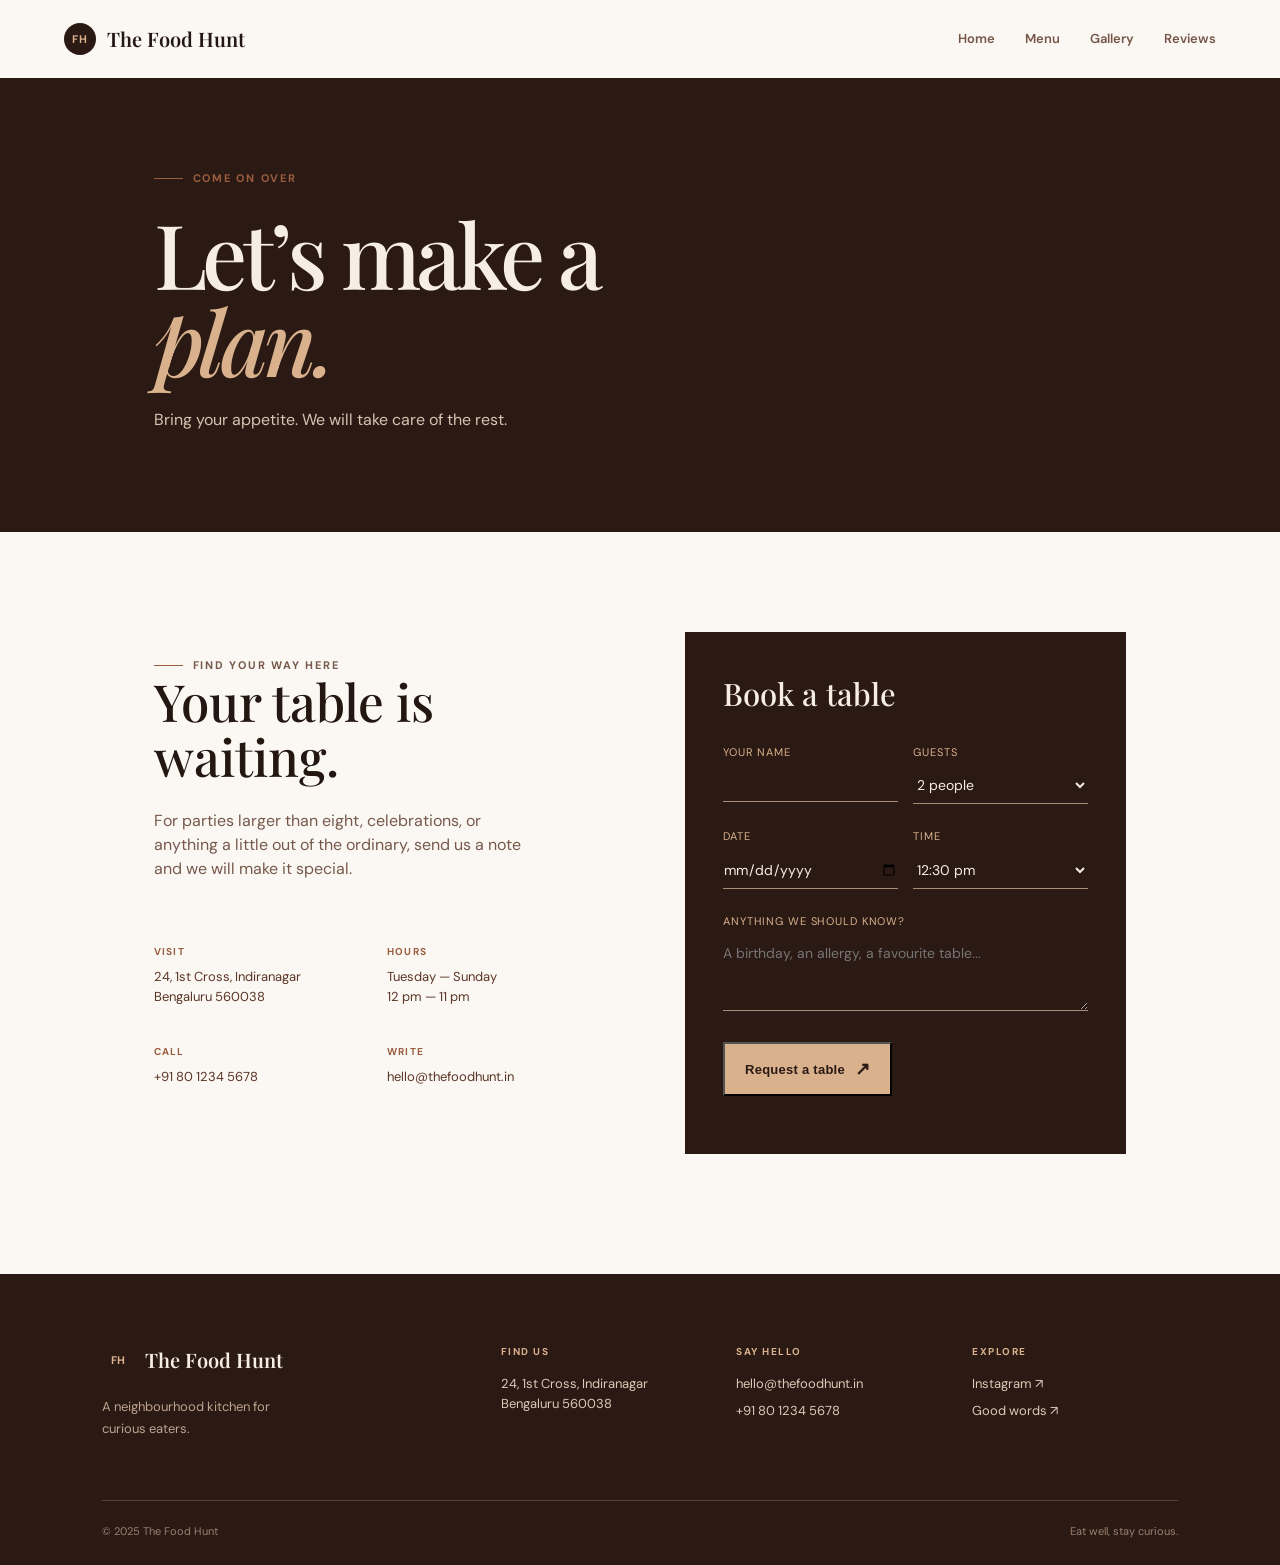
<file: contact.html>
<!DOCTYPE html><html lang="en"><head><meta charset="UTF-8"><meta name="viewport" content="width=device-width, initial-scale=1.0"><title>Contact | The Food Hunt</title><link rel="preconnect" href="https://fonts.googleapis.com"><link rel="preconnect" href="https://fonts.gstatic.com" crossorigin><link href="https://fonts.googleapis.com/css2?family=DM+Sans:wght@400;500;600;700&family=Playfair+Display:wght@500;600;700&display=swap" rel="stylesheet"><link rel="stylesheet" href="style.css"><link rel="stylesheet" href="pages.css"></head><body><header class="site-header"><a class="brand" href="index.html"><span class="brand-mark">FH</span><span>The Food Hunt</span></a><button class="menu-toggle" aria-label="Open navigation" aria-expanded="false"><span></span><span></span><span></span></button><nav class="site-nav"><a href="index.html">Home</a><a href="menu.html">Menu</a><a href="gallery.html">Gallery</a><a href="reviews.html">Reviews</a><a class="active nav-cta" href="contact.html">Book a table <span>↗</span></a></nav></header><main><section class="page-hero"><p class="eyebrow"><span></span> Come on over</p><h1>Let’s make a<br><em>plan.</em></h1><p>Bring your appetite. We will take care of the rest.</p></section><section class="contact-page"><div class="contact-copy"><p class="eyebrow"><span></span> Find your way here</p><h2 class="page-heading">Your table is<br>waiting.</h2><p>For parties larger than eight, celebrations, or anything a little out of the ordinary, send us a note and we will make it special.</p><div class="contact-details"><div><span>Visit</span><p>24, 1st Cross, Indiranagar<br>Bengaluru 560038</p></div><div><span>Hours</span><p>Tuesday — Sunday<br>12 pm — 11 pm</p></div><div><span>Call</span><a href="tel:+918012345678">+91 80 1234 5678</a></div><div><span>Write</span><a href="mailto:hello@thefoodhunt.in">hello@thefoodhunt.in</a></div></div></div><form class="booking-form"><h2>Book a table</h2><div class="form-row"><div><label for="name">Your name</label><input id="name" type="text" required></div><div><label for="guests">Guests</label><select id="guests"><option>2 people</option><option>3 people</option><option>4 people</option><option>5+ people</option></select></div></div><div class="form-row"><div><label for="date">Date</label><input id="date" type="date" required></div><div><label for="time">Time</label><select id="time"><option>12:30 pm</option><option>1:30 pm</option><option>7:30 pm</option><option>9:00 pm</option></select></div></div><label for="note">Anything we should know?</label><textarea id="note" placeholder="A birthday, an allergy, a favourite table..."></textarea><button class="button button-light" type="submit">Request a table <span>↗</span></button><p class="form-message" aria-live="polite"></p></form></section></main><footer class="site-footer"><div><a class="brand footer-brand" href="index.html"><span class="brand-mark">FH</span><span>The Food Hunt</span></a><p>A neighbourhood kitchen for<br>curious eaters.</p></div><div class="footer-links"><div><span>Find us</span><a href="contact.html">24, 1st Cross, Indiranagar<br>Bengaluru 560038</a></div><div><span>Say hello</span><a href="mailto:hello@thefoodhunt.in">hello@thefoodhunt.in</a><a href="tel:+918012345678">+91 80 1234 5678</a></div><div><span>Explore</span><a href="gallery.html">Instagram ↗</a><a href="reviews.html">Good words ↗</a></div></div><div class="footer-bottom"><span>© 2025 The Food Hunt</span><span>Eat well, stay curious.</span></div></footer><script src="script.js"></script></body></html>
</file>
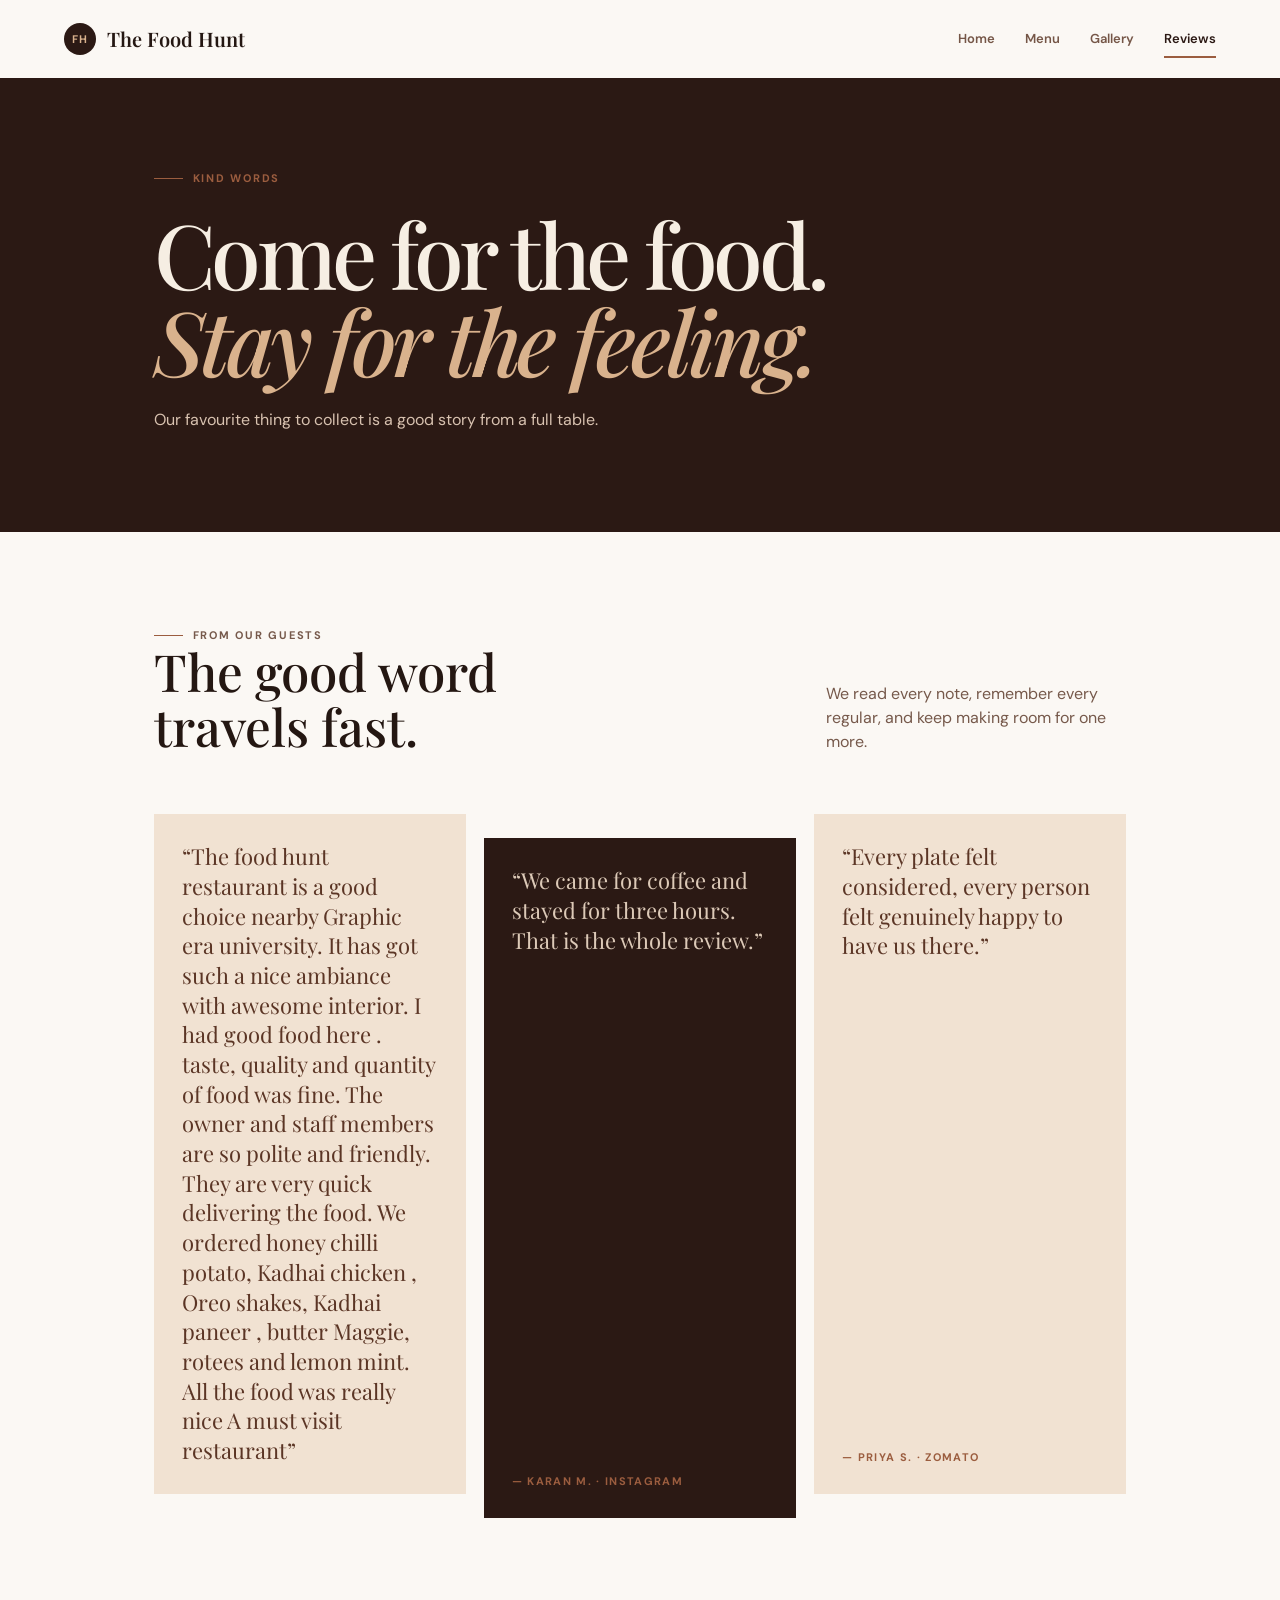
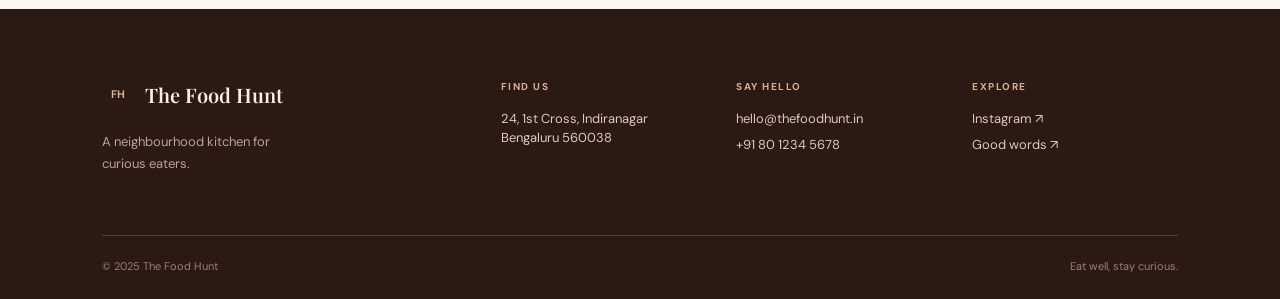
<file: reviews.html>
<!DOCTYPE html>
<html lang="en">
<head>
    <meta charset="UTF-8">
    <meta name="viewport" content="width=device-width, initial-scale=1.0">
    <title>Reviews | The Food Hunt</title>
    <link rel="preconnect" href="https://fonts.googleapis.com">
    <link rel="preconnect" href="https://fonts.gstatic.com" crossorigin>
    <link href="https://fonts.googleapis.com/css2?family=DM+Sans:wght@400;500;600;700&family=Playfair+Display:wght@500;600;700&display=swap" rel="stylesheet">
    <link rel="stylesheet" href="style.css">
    <link rel="stylesheet" href="pages.css">
</head>
<body>
    <header class="site-header">
        <a class="brand" href="index.html">
            <span class="brand-mark">FH</span>
            <span>The Food Hunt</span>
        </a>
        <button class="menu-toggle" aria-label="Open navigation" aria-expanded="false">
            <span></span>
            <span></span>
            <span></span>
        </button>
        <nav class="site-nav">
            <a href="index.html">Home</a>
            <a href="menu.html">Menu</a>
            <a href="gallery.html">Gallery</a>
            <a class="active" href="reviews.html">Reviews</a>
            <a href="contact.html" class="nav-cta">Book a table <span>↗</span></a>
        </nav>
    </header>

    <main>
        <section class="page-hero">
            <p class="eyebrow"><span></span> Kind words</p>
            <h1>Come for the food.<br><em>Stay for the feeling.</em></h1>
            <p>Our favourite thing to collect is a good story from a full table.</p>
        </section>

        <section class="review-page">
            <div class="review-lead">
                <div>
                    <p class="eyebrow"><span></span> From our guests</p>
                    <h2 class="page-heading">The good word<br>travels fast.</h2>
                </div>
                <p>We read every note, remember every regular, and keep making room for one more.</p>
            </div>

            <div class="reviews-grid">
                <article class="review-card">
                    <p>“The food hunt restaurant is a good choice nearby Graphic era university. It has got such a nice ambiance with awesome interior.
I had good food here . taste, quality and quantity of food was fine.
The owner and staff members are so polite and friendly. They are very quick delivering the food.
We ordered honey chilli potato, Kadhai chicken , Oreo shakes, Kadhai paneer , butter Maggie, rotees and lemon mint. All the food was really nice
A must visit restaurant”</p>
                   
                </article>
                <article class="review-card">
                    <p>“We came for coffee and stayed for three hours. That is the whole review.”</p>
                    <footer>— Karan M. · Instagram</footer>
                </article>
                <article class="review-card">
                    <p>“Every plate felt considered, every person felt genuinely happy to have us there.”</p>
                    <footer>— Priya S. · Zomato</footer>
                </article>
            </div>
        </section>
    </main>

    <footer class="site-footer">
        <div>
            <a class="brand footer-brand" href="index.html">
                <span class="brand-mark">FH</span>
                <span>The Food Hunt</span>
            </a>
            <p>A neighbourhood kitchen for<br>curious eaters.</p>
        </div>
        <div class="footer-links">
            <div>
                <span>Find us</span>
                <a href="contact.html">24, 1st Cross, Indiranagar<br>Bengaluru 560038</a>
            </div>
            <div>
                <span>Say hello</span>
                <a href="mailto:hello@thefoodhunt.in">hello@thefoodhunt.in</a>
                <a href="tel:+918012345678">+91 80 1234 5678</a>
            </div>
            <div>
                <span>Explore</span>
                <a href="gallery.html">Instagram ↗</a>
                <a href="reviews.html">Good words ↗</a>
            </div>
        </div>
        <div class="footer-bottom">
            <span>© 2025 The Food Hunt</span>
            <span>Eat well, stay curious.</span>
        </div>
    </footer>

    <script src="script.js"></script>
</body>
</html>
</file>
<file: style.css>
:root{--espresso:#2b1914;--coffee:#5b3525;--copper:#9b5d3f;--latte:#d9b28d;--cream:#f6eee3;--paper:#fbf8f4;--ink:#241712;--serif:'Playfair Display',Georgia,serif;--sans:'DM Sans',sans-serif}*{box-sizing:border-box;margin:0;padding:0}html{scroll-behavior:smooth}body{background:var(--paper);color:var(--ink);font-family:var(--sans);font-size:16px;line-height:1.5}img{display:block;width:100%;object-fit:cover}a{color:inherit;text-decoration:none}.container{max-width:1180px;margin:auto;padding-left:32px;padding-right:32px}.site-header{align-items:center;background:var(--paper);display:flex;justify-content:space-between;padding:23px clamp(24px,5vw,76px);position:relative;z-index:5}.brand{align-items:center;display:flex;font-family:var(--serif);font-size:20px;font-weight:600;gap:11px}.brand-mark{align-items:center;background:var(--espresso);border-radius:50%;color:var(--latte);display:inline-flex;font-family:var(--sans);font-size:11px;font-weight:700;height:32px;justify-content:center;letter-spacing:.05em;width:32px}.site-nav{align-items:center;display:flex;gap:30px;font-size:13px;font-weight:600}.site-nav a{color:#755647;transition:color .2s}.site-nav a:hover,.site-nav a.active{color:var(--espresso)}.site-nav a.active{position:relative}.site-nav a.active:after{background:var(--copper);bottom:-9px;content:'';height:2px;left:0;position:absolute;width:100%}.site-nav .nav-cta{background:var(--espresso);color:var(--cream);padding:11px 17px}.nav-cta span,.button span{font-size:18px;margin-left:10px}.menu-toggle{background:none;border:0;display:none}.hero{display:grid;grid-template-columns:1fr 1.05fr;min-height:630px}.hero-copy{align-self:center;padding:70px 9vw 70px 12vw}.eyebrow{align-items:center;color:var(--copper);display:flex;font-size:11px;font-weight:700;gap:10px;letter-spacing:.16em;text-transform:uppercase}.eyebrow span{background:var(--copper);display:block;height:1px;width:29px}.hero h1{color:var(--espresso);font-family:var(--serif);font-size:clamp(60px,7vw,104px);font-weight:500;letter-spacing:-.04em;line-height:.96;margin:24px 0}.hero h1 em,.section-heading h2 em,.section-top h2 em,.visit-band h2 em{color:var(--copper);font-style:italic}.hero-text{color:#755647;font-size:16px;max-width:365px}.hero-actions{align-items:center;display:flex;gap:27px;margin-top:36px}.button{align-items:center;display:inline-flex;font-size:13px;font-weight:700;letter-spacing:.02em;padding:14px 20px;transition:transform .2s,background .2s}.button:hover{transform:translateY(-3px)}.button-dark{background:var(--espresso);color:var(--cream)}.button-light{background:var(--latte);color:var(--espresso)}.text-link{border-bottom:1px solid var(--copper);color:var(--espresso);font-size:13px;font-weight:700;padding-bottom:5px}.text-link span{font-size:19px;margin-left:9px}.hero-visual{background:var(--coffee);padding:58px 9vw 47px 0;position:relative}.hero-image-wrap{height:100%;overflow:hidden}.hero-image-wrap img{height:100%;filter:saturate(.8)}.hero-note{background:var(--cream);bottom:54px;display:flex;flex-direction:column;font-size:12px;left:-43px;padding:17px 22px;position:absolute}.hero-note strong{color:var(--espresso);font-size:13px;margin-bottom:4px}.hero-note span{color:var(--copper)}.hero-stamp{border:1px solid var(--latte);border-radius:50%;color:var(--latte);font-family:var(--serif);font-size:14px;font-style:italic;line-height:1.1;padding:22px 15px;position:absolute;right:6%;text-align:center;top:37px;transform:rotate(11deg)}.intro-band{background:var(--espresso);color:var(--cream);display:grid;gap:60px;grid-template-columns:1fr 1fr;padding:115px max(32px,12vw)}.intro-band .eyebrow{color:var(--latte)}.intro-band .eyebrow span{background:var(--latte)}.section-heading h2,.section-top h2,.visit-band h2{font-family:var(--serif);font-size:clamp(40px,4.2vw,65px);font-weight:500;letter-spacing:-.035em;line-height:1.05;margin-top:20px}.intro-content{align-self:end;max-width:380px}.intro-content p{color:#dcc9b7;font-size:18px;line-height:1.7;margin-bottom:28px}.light{border-color:var(--latte);color:var(--cream)}.feature-section{padding-bottom:120px;padding-top:115px}.section-top{align-items:end;display:flex;justify-content:space-between;margin-bottom:52px}.section-top h2{color:var(--espresso)}.dish-grid{display:grid;gap:23px;grid-template-columns:repeat(3,1fr)}.dish-image{height:300px;overflow:hidden;position:relative}.dish-image img{height:100%;transition:transform .5s}.dish-card:hover img{transform:scale(1.05)}.dish-number{background:var(--cream);color:var(--espresso);font-family:var(--serif);font-size:16px;left:15px;padding:8px 11px;position:absolute;top:15px}.dish-info{padding:19px 2px}.dish-info h3{font-family:var(--serif);font-size:23px;font-weight:600}.dish-info p{color:#896b5b;font-size:13px;margin-top:4px}.dish-info strong{color:var(--copper);display:block;font-size:14px;margin-top:12px}.quote-section{background:var(--latte);padding:105px 20px;text-align:center}.quote-mark{color:var(--copper);font-family:var(--serif);font-size:70px;height:48px;line-height:1}.quote-section blockquote{color:var(--espresso);font-family:var(--serif);font-size:clamp(25px,3vw,40px);font-style:italic;line-height:1.25;margin:21px auto 20px;max-width:750px}.quote-section p{color:var(--coffee);font-size:11px;font-weight:700;letter-spacing:.15em;text-transform:uppercase}.visit-band{align-items:center;background:var(--copper);color:var(--cream);display:flex;justify-content:space-between;padding:93px max(32px,12vw)}.visit-band .eyebrow{color:var(--latte)}.visit-band .eyebrow span{background:var(--latte)}.visit-band h2 em{color:var(--latte)}.site-footer{background:var(--espresso);color:var(--cream);display:grid;gap:60px;grid-template-columns:1fr 2fr;padding:70px max(32px,8vw) 25px}.footer-brand{color:var(--cream)}.site-footer p{color:#bda390;font-size:13px;line-height:1.7;margin-top:20px}.footer-links{display:grid;grid-template-columns:repeat(3,1fr);gap:30px}.footer-links div{display:flex;flex-direction:column;gap:7px}.footer-links span{color:var(--latte);font-size:10px;font-weight:700;letter-spacing:.15em;margin-bottom:8px;text-transform:uppercase}.footer-links a{color:#dcc9b7;font-size:13px}.footer-links a:hover{color:var(--latte)}.footer-bottom{border-top:1px solid rgba(246,238,227,.18);color:#9b8171;display:flex;font-size:11px;grid-column:1/-1;justify-content:space-between;padding-top:22px}.reveal{opacity:0;transform:translateY(18px);transition:opacity .7s ease,transform .7s ease}.reveal.visible{opacity:1;transform:none}.reveal-delay{transition-delay:.15s}.reveal-delay-2{transition-delay:.3s}@media(max-width:800px){.site-header{padding:18px 22px}.menu-toggle{display:flex;flex-direction:column;gap:4px;padding:6px;z-index:10}.menu-toggle span{background:var(--espresso);display:block;height:2px;width:22px}.site-nav{align-items:flex-start;background:var(--paper);box-shadow:0 12px 20px #2b191422;display:none;flex-direction:column;gap:20px;left:0;padding:25px 22px 30px;position:absolute;right:0;top:68px}.site-nav.open{display:flex}.site-nav a.active:after{bottom:-4px}.hero{display:block;min-height:0}.hero-copy{padding:70px 24px 58px}.hero h1{font-size:70px}.hero-visual{height:480px;padding:25px 24px 25px 43px}.hero-note{bottom:35px;left:0}.hero-stamp{right:8%;top:8px}.intro-band{display:block;padding:75px 24px}.intro-content{margin-top:45px}.feature-section{padding:78px 24px}.section-top{align-items:flex-start;display:block}.section-top .text-link{display:inline-block;margin-top:25px}.dish-grid{grid-template-columns:1fr}.dish-image{height:340px}.visit-band{align-items:flex-start;display:block;padding:75px 24px}.visit-band .button{margin-top:35px}.site-footer{display:block;padding:55px 24px 25px}.footer-links{gap:25px;grid-template-columns:1fr;margin-top:50px}.footer-bottom{margin-top:45px}.footer-bottom span:last-child{display:none}}
</file>
<file: pages.css>
/* Keep the menu photo fully visible. */
.menu-visual img{height:auto!important;max-height:720px!important;width:auto!important;max-width:100%!important;object-fit:contain!important}
.page-hero{background:var(--espresso);color:var(--cream);padding:92px max(32px,12vw) 100px}.page-hero h1{font-family:var(--serif);font-size:clamp(52px,7vw,94px);font-weight:500;letter-spacing:-.05em;line-height:.98;margin:22px 0 0}.page-hero h1 em{color:var(--latte);font-style:italic}.page-hero p:not(.eyebrow){color:#d8c2b0;margin-top:24px;max-width:480px}.story-grid{display:grid;gap:80px;grid-template-columns:1fr 1fr;padding:115px max(32px,12vw) 120px}.story-grid img{height:560px}.story-copy{align-self:center}.story-copy h2,.page-heading{font-family:var(--serif);font-size:clamp(38px,4vw,58px);font-weight:500;line-height:1.08}.story-copy p{color:#76594b;margin-top:24px;max-width:440px}.story-copy .text-link{display:inline-block;margin-top:30px}.principles{background:var(--latte);display:grid;gap:35px;grid-template-columns:1fr 2fr;padding:90px max(32px,12vw)}.principles h2{font-family:var(--serif);font-size:46px;font-weight:500;line-height:1.05}.principle-list{display:grid;gap:30px;grid-template-columns:repeat(3,1fr)}.principle-list article{border-top:1px solid var(--copper);padding-top:16px}.principle-list b{font-family:var(--serif);font-size:22px;font-weight:500}.principle-list p{color:var(--coffee);font-size:13px;margin-top:12px}.menu-page{padding:100px max(32px,12vw) 120px}.menu-intro{align-items:end;display:flex;justify-content:space-between;margin-bottom:55px}.menu-intro p{color:#76594b;max-width:370px}.menu-columns{display:grid;gap:30px;grid-template-columns:1.2fr .8fr}.menu-group{border-top:1px solid var(--line);padding-top:22px}.menu-group h2{color:var(--copper);font-size:12px;letter-spacing:.16em;text-transform:uppercase}.menu-item{border-bottom:1px solid var(--line);display:grid;gap:15px;grid-template-columns:1fr auto;padding:23px 0}.menu-item h3{font-family:var(--serif);font-size:23px;font-weight:500}.menu-item p{color:#896b5b;font-size:13px;margin-top:3px}.menu-item strong{color:var(--copper);font-size:14px}.menu-visual{display:flex;align-items:flex-start;justify-content:center}.menu-visual img{border-radius:28px;box-shadow:0 28px 60px rgba(43,25,20,.18);height:780px;object-fit:cover;max-width:100%;transform:rotate(90deg)}.gallery-page,.review-page{padding:95px max(32px,12vw) 115px}.gallery-grid{display:grid;gap:16px;grid-template-columns:repeat(12,1fr);margin-top:52px}.gallery-grid figure{height:285px;overflow:hidden}.gallery-grid figure:nth-child(1){grid-column:span 7}.gallery-grid figure:nth-child(2){grid-column:span 5}.gallery-grid figure:nth-child(n+3){grid-column:span 4}.gallery-grid img{height:100%;transition:transform .5s}.gallery-grid figure:hover img{transform:scale(1.04)}.review-lead{align-items:end;display:flex;justify-content:space-between;margin-bottom:60px}.review-lead p{color:#76594b;max-width:300px}.reviews-grid{display:grid;gap:18px;grid-template-columns:repeat(3,1fr)}.review-card{background:#f1e2d2;display:flex;flex-direction:column;justify-content:space-between;min-height:300px;padding:28px}.review-card:nth-child(2){background:var(--espresso);color:var(--cream);transform:translateY(24px)}.review-card:nth-child(2) p{color:#dcc9b7}.review-card p{color:var(--coffee);font-family:var(--serif);font-size:22px;line-height:1.35}.review-card footer{color:var(--copper);font-size:11px;font-weight:700;letter-spacing:.12em;text-transform:uppercase}.contact-page{display:grid;gap:90px;grid-template-columns:1fr 1fr;padding:100px max(32px,12vw) 120px}.contact-copy p{color:#76594b;margin-top:25px;max-width:380px}.contact-details{display:grid;gap:25px;grid-template-columns:1fr 1fr;margin-top:50px}.contact-details div{border-top:1px solid var(--line);padding-top:13px}.contact-details span{color:var(--copper);display:block;font-size:10px;font-weight:700;letter-spacing:.13em;text-transform:uppercase}.contact-details p,.contact-details a{color:var(--coffee);display:block;font-size:13px;margin-top:8px}.booking-form{background:var(--espresso);color:var(--cream);padding:38px}.booking-form h2{font-family:var(--serif);font-size:31px;font-weight:500;margin-bottom:27px}.form-row{display:grid;gap:15px;grid-template-columns:1fr 1fr}.booking-form label{color:var(--latte);display:block;font-size:11px;letter-spacing:.08em;margin-bottom:7px;text-transform:uppercase}.booking-form input,.booking-form select,.booking-form textarea{background:transparent;border:0;border-bottom:1px solid #a98e7a;color:var(--cream);font-family:var(--sans);font-size:14px;margin-bottom:24px;outline:0;padding:8px 0;width:100%}.booking-form select option{color:var(--ink)}.booking-form textarea{min-height:75px;resize:vertical}.form-message{color:var(--latte);font-size:12px;margin-top:20px}@media(max-width:800px){.page-hero{padding:70px 24px 75px}.story-grid,.contact-page{display:block;padding:75px 24px}.story-grid img{height:380px;margin-bottom:55px}.principles{display:block;padding:70px 24px}.principle-list{grid-template-columns:1fr;margin-top:45px}.menu-page,.gallery-page,.review-page{padding:75px 24px}.menu-intro,.review-lead{align-items:flex-start;display:block}.menu-intro p,.review-lead p{margin-top:25px}.menu-columns{display:block}.menu-group+.menu-group{margin-top:55px}.gallery-grid{grid-template-columns:1fr 1fr}.gallery-grid figure,.gallery-grid figure:nth-child(n){grid-column:span 1;height:210px}.gallery-grid figure:first-child{grid-column:span 2}.reviews-grid{display:block}.review-card{margin-bottom:18px;min-height:250px}.review-card:nth-child(2){transform:none}.contact-copy{margin-bottom:55px}.form-row{display:block}.contact-details{gap:18px}}
</file>
